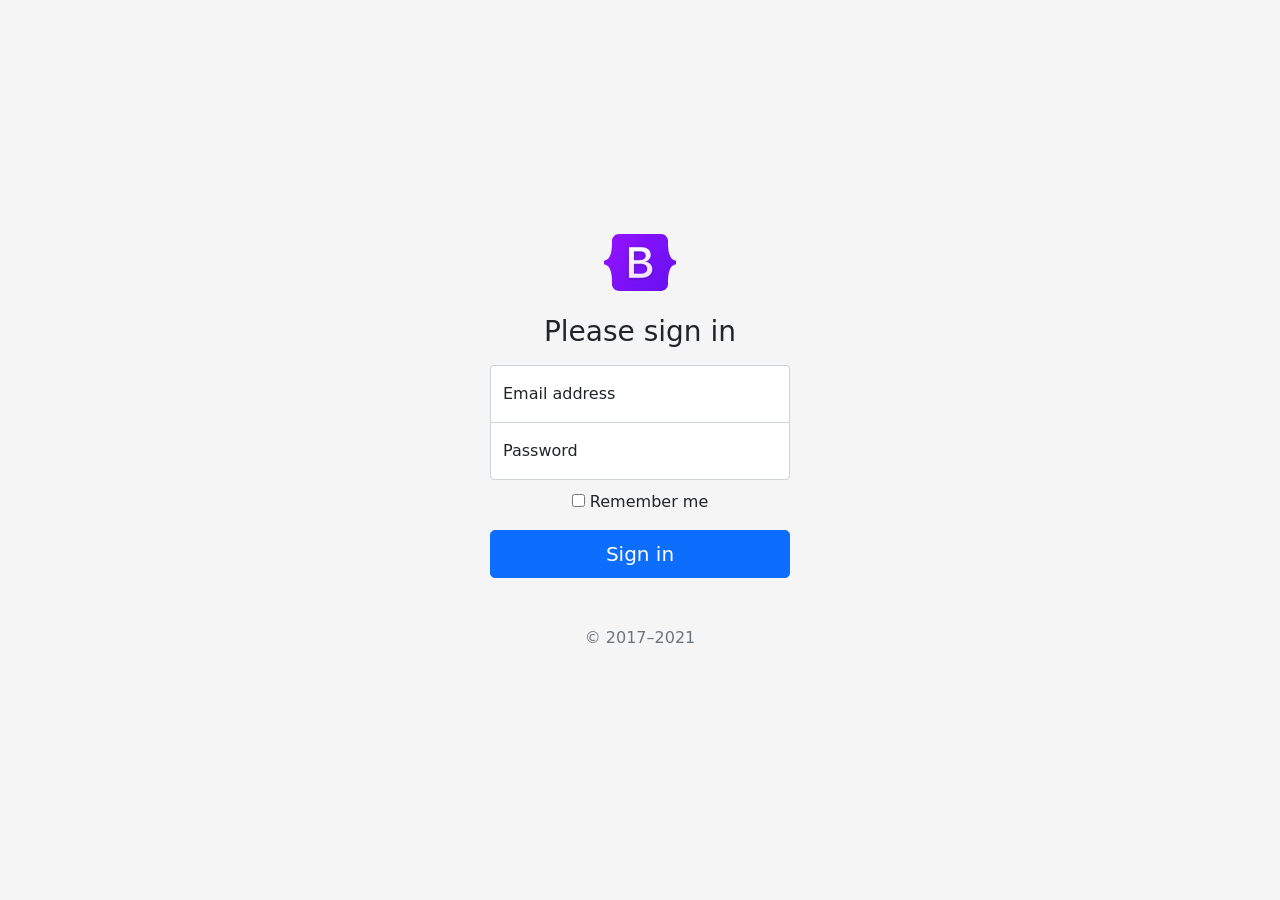
<file: ch02/sign-in/index.html>
<!doctype html>
<html lang="en">
  <head>
    <meta charset="utf-8">
    <meta name="viewport" content="width=device-width, initial-scale=1">
    <meta name="description" content="">
    <meta name="author" content="Mark Otto, Jacob Thornton, and Bootstrap contributors">
    <meta name="generator" content="Hugo 0.84.0">
    <title>Signin Template · Bootstrap v5.0</title>

    <link rel="canonical" href="https://getbootstrap.com/docs/5.0/examples/sign-in/">

    

    <!-- Bootstrap core CSS -->
<link href="../assets/dist/css/bootstrap.min.css" rel="stylesheet">

    <style>
      .bd-placeholder-img {
        font-size: 1.125rem;
        text-anchor: middle;
        -webkit-user-select: none;
        -moz-user-select: none;
        user-select: none;
      }

      @media (min-width: 768px) {
        .bd-placeholder-img-lg {
          font-size: 3.5rem;
        }
      }
    </style>

    
    <!-- Custom styles for this template -->
    <link href="signin.css" rel="stylesheet">
  </head>
  <body class="text-center">
    
<main class="form-signin">
  <form>
    <img class="mb-4" src="../assets/brand/bootstrap-logo.svg" alt="" width="72" height="57">
    <h1 class="h3 mb-3 fw-normal">Please sign in</h1>

    <div class="form-floating">
      <input type="email" class="form-control" id="floatingInput" placeholder="name@example.com">
      <label for="floatingInput">Email address</label>
    </div>
    <div class="form-floating">
      <input type="password" class="form-control" id="floatingPassword" placeholder="Password">
      <label for="floatingPassword">Password</label>
    </div>

    <div class="checkbox mb-3">   
      <label>
        <input type="checkbox" value="remember-me"> Remember me
      </label>
    </div>
    <button class="w-100 btn btn-lg btn-primary" type="submit">Sign in</button>
    <p class="mt-5 mb-3 text-muted">&copy; 2017–2021</p>
  </form>
</main>


    
  </body>
</html>
</file>
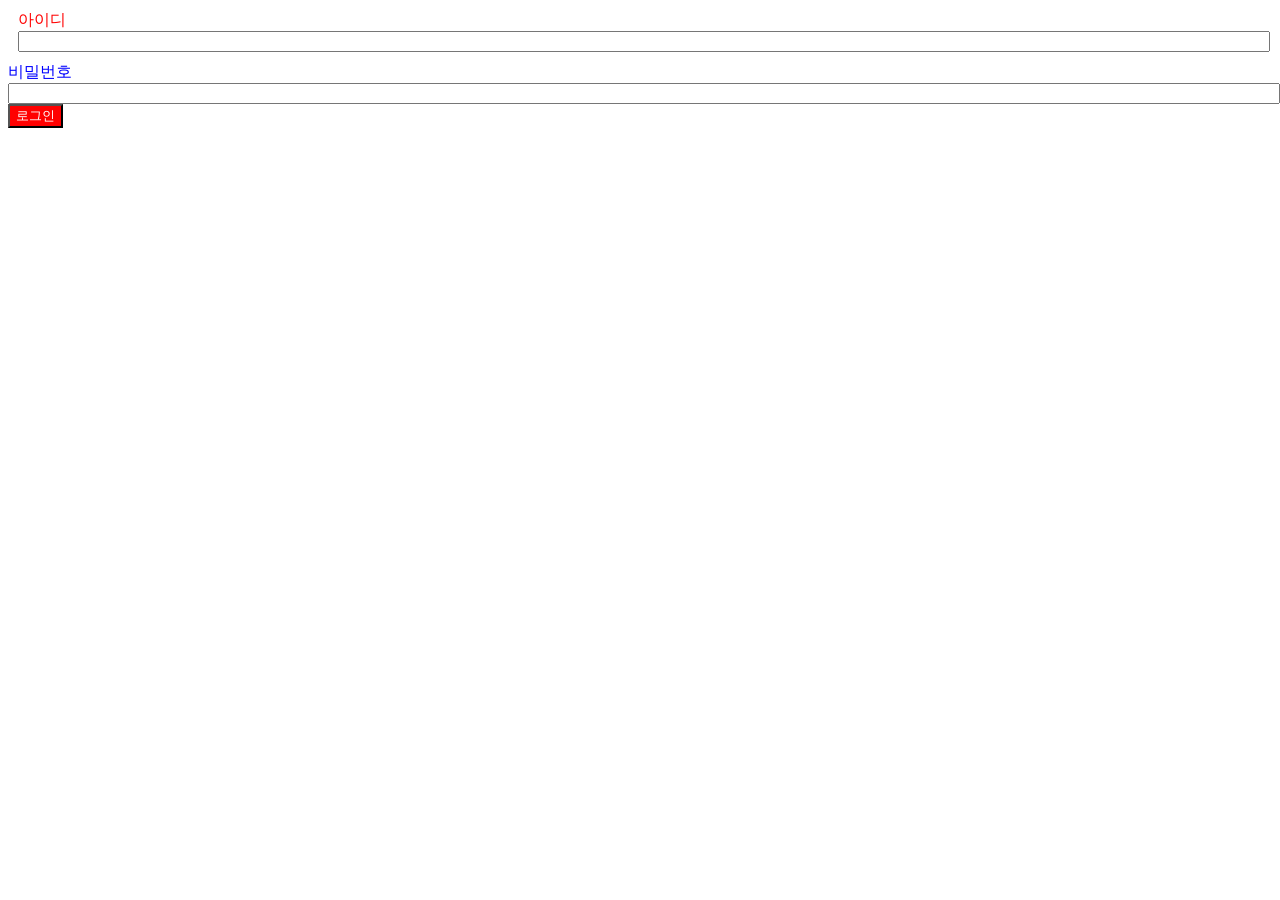
<file: ch02/login.html>
<!doctype html>
    <head>
        <meta charset="utf-8">
        <title>로그인</title>
        <style>
            #divid, #divpw{
                    margin:10px 10px ;
            }
            #lbid{
                color:red;
            }
            #lbpw{
                color:blue;
            }
            input{
                width:100%;
            }
            #login{
                float:left;
                background-color:red;
                color:white;
            }
        </style>

    </head>
    <body>
        <div id="divid">
            <label id="lbid">아이디</label>
            <input type="text"id="userid">


        </div id="divpw">
        <div>
            <label id="lbpw">비밀번호 </label>
            <input type="password" id="password">
        </div>
       <button type="submit" id="login">로그인</button>
    </body>
</html>
</file>
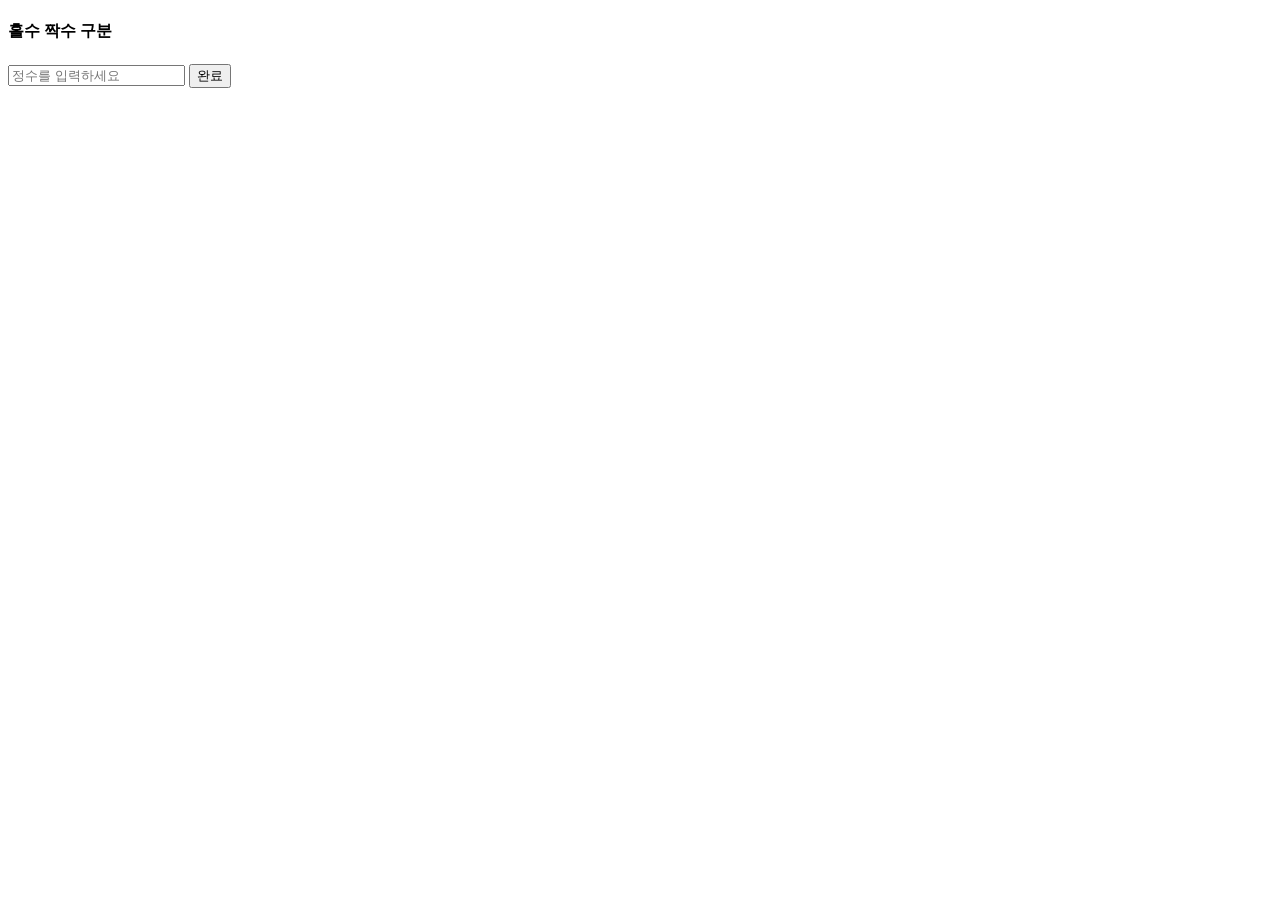
<file: ch05/oddeven.HTML>
<!DOCTYPE html>
<html lang="en">
    <head>
    <meta charset="UTF-8">
    <meta name="viewport" content="width=device-width, initial-scale=1.0">
    <title>출석 구분 </title>
    </head>
    <body>
        <h4>홀수 짝수 구분</h4>
        <input 
            id="input_number"
            type="number"
            placeholder="정수를 입력하세요 "/>
        <button id="btn" type="button">완료</button>
        <div id="result"></div>
    </body>
</html>
<script>
    //버튼이 눌렸을때
    document.getElementById("btn").onclick= function() {
    //input 내값 조회
        const num= document.getElementById("input_number").value;
        
        let result = null;
        if (num % 2 == 0 ){
            result="짝수";
        } else {
            result ="홀수";

        }
        alert(result);
        //  result라는 id를 가진 div 태그 내용을 result로 변경 
        document.getElementById("result").textContent=result;
    };
</script>
</file>
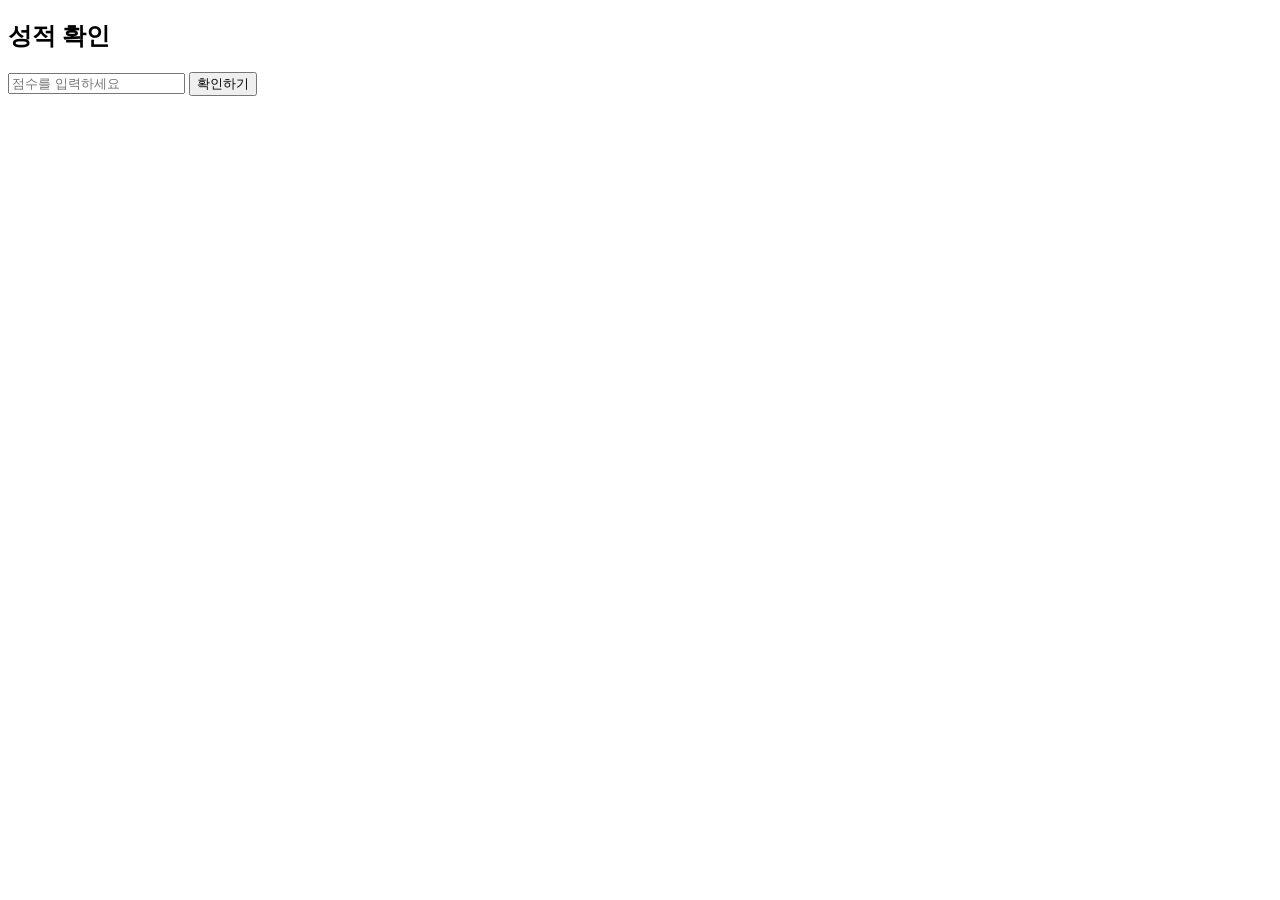
<file: ch05/score swich.html>
<!DOCTYPE html>
<html lang="en">
<head>
    <meta charset="UTF-8">
    <meta name="viewport" content="width=device-width, initial-scale=1.0">
    <title>Document</title>
    <body>
        <h2>성적 확인</h2>
        <input 
            id="input_num"
            type="number"
            placeholder="점수를 입력하세요 "/>
        <button id="btn" type="button">확인하기</button>
        <div id="result"></div>
        </html>
        <script>
            document.getElementById("btn").onclick= function(){
            
                const score= document.getElementById("input_num").value;
                result=null
                if (100<score || score < 0 ) {
                    result="유효하지 않은 값"
                } else {
                    switch(Math.trunc(score/10)){
                        case 10:
                        case 9:
                            result = "A"
                            break;
                        case 8:
                            result="B"
                            break;
                        case 7:
                            result="C"
                            break;
                        case 6:
                            result="D"                        
                            break;
                        default:
                            result="F"
                            break;
                    }
                }
            alert(result);
            document.getElementById("result").textContent=result;
        
        
        
        };
        
        </script>
    </body>
</head>
</file>
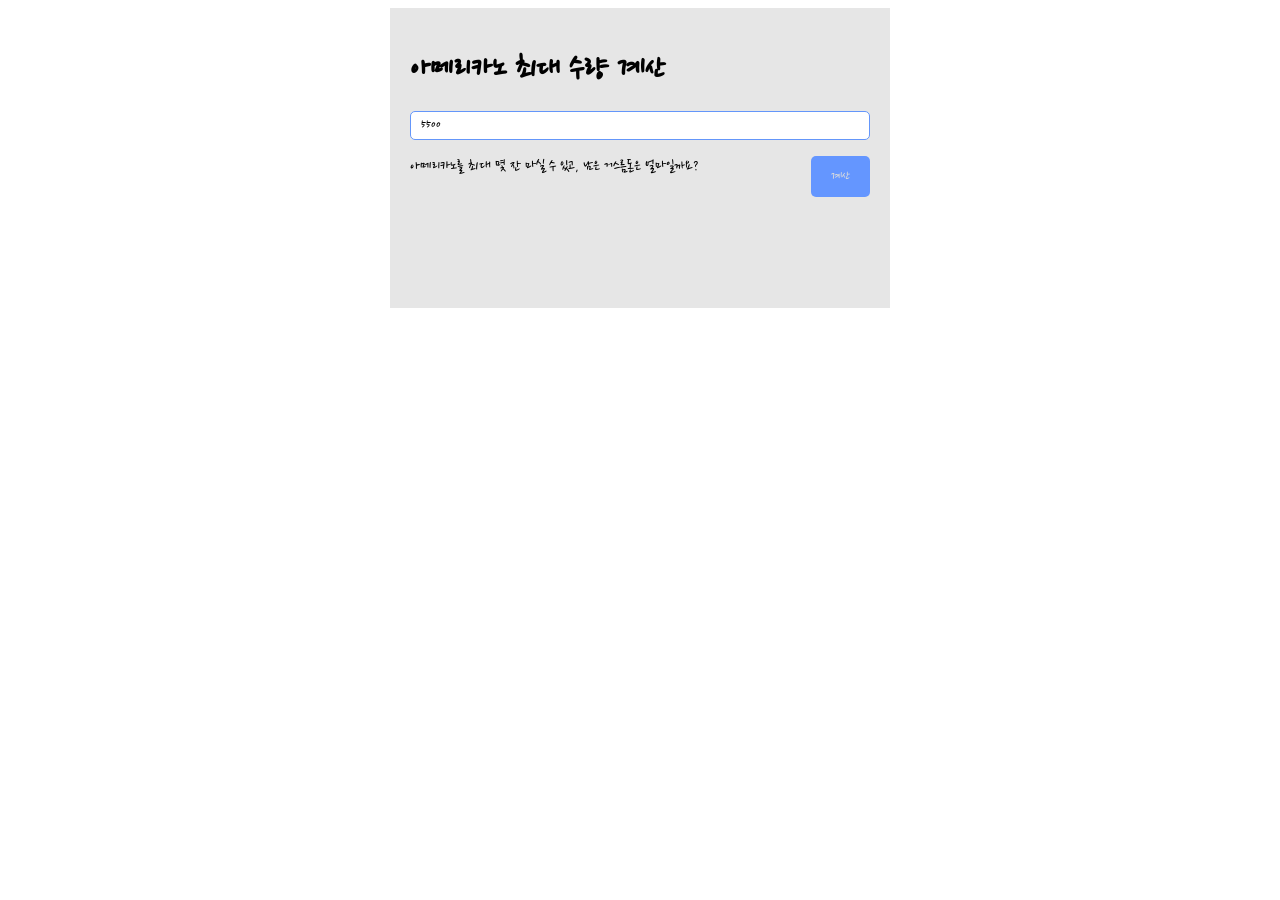
<file: ch06/cooooofffffeeeeeeeee.html>
<!doctype html>
<html lang="en">
    <head>
        <meta charset="UTF-8" />
        <meta name="viewport" content="width=device-width, initial-scale=1.0" />
        <title>Document</title>
        <!-- CDN 사용해 폰트 파일을 로드하기 -->
        <link rel="preconnect" href="https://fonts.googleapis.com" />
        <link rel="preconnect" href="https://fonts.gstatic.com" crossorigin />
        <link
            href="https://fonts.googleapis.com/css2?family=Nanum+Pen+Script&family=Noto+Sans:ital,wght@0,100..900;1,100..900&display=swap"
            rel="stylesheet"
        />
        <style>
            * {
                /* 폰트 설정하기 */
                 font-family: "Nanum Pen Script", "Noto Sans", sans-serif;
                /* 요소의 너비/높이를 계산할 때 순수 콘텐트 박스 영역만 계산할지(content-box), 
                테두리와 안쪽 여백도 포함해 계산할지(border-box) 설정하는 css 속성
                별도 설정하지 않을 경우 기본값은 content-box */
                box-sizing: border-box;
            }
            .main {
                /* 너비는 500px */
                width: 500px;
                /* 높이는 300px */
                height:300px;
                /* 테두리 안쪽 여백은 상하좌우 20px */
                padding:20px;
                /* 테두리 바깥쪽 여백은 상하 0, 좌우는 자동으로 균등하게 배분되도록 (auto) */
                margin:0 auto;
                /* 배경 색상은 rgb(230, 230, 230) */
                background-color: rgb(230, 230, 230) ;
            }
            #price {
                
                /* 너비는 100% */
                width: 100%;
                /* 테두리 두께는 1px, 유형은 실선, 색상은 rgb(100, 150, 255) */
                border: 1px solid rgb(100,150,250);
                /* 테두리 반경은 5px */
                border-radius: 5px;
                /* 해당 input을 클릭해 focus 되었을 때, 외곽선이 없도록 (outline)*/
                outline: none;
                /* 테두리 안쪽 여백은 상하 5px 좌우 10px */
                padding: 5px 10px;
                /* 테두리 바깥쪽 여백을 하단 1rem */
                margin-bottom: 1rem;
                /* rem은 최상단에 정의된 폰트 크기를 기준으로 결정된다. */

                /* 최상단 폰트 크기를 14px로 정의한 경우, 1rem = 14px이 된다. */
            }
            .btn_wrap {
                /* 자신의 부모 컨테이너 기준 오른쪽에 배치되도록 (float 속성)*/
                float:right;
            }
            #btn_calc {
                background-color:rgb(100, 150, 255);;
                /* 배경 색상은 rgb(100, 150, 255); */
                color:rgb(220, 220, 220);
                /* 텍스트 색상은 rgb(220, 220, 220) */
                /* 테두리 없음 */
                border: none;
                /* 해당 id를 가진 요소에 마우스를 가져다대면 커서가 "pointer"로 바뀌도록 */
                cursor: pointer;
                /* border 안쪽 여백은 상하 12px 좌우 20px */
                padding: 12px 20px;
                transition:all ease 10s;
                border-radius: 5px;
            }

            /* :hover는 의사 클래스 선택자 중 하나로, 해당 요소에 마우스를 올렸을 때 CSS를 정의하기 위해 사용된다. */
            #btn_calc:hover {
                /* 배경색은 rgb(130, 180, 255) */
                background-color: rgb(130, 180, 255);
            }
        </style>
    </head>
    <body>
        <div class="main">
            <h1>아메리카노 최대 수량 계산</h1>
            <input type="text" id="price" value="5500" />
            <div class="btn_wrap">
                <button id="btn_calc">계산</button>
            </div>
            <div id="print">
                아메리카노를 최대 몇 잔 마실 수 있고, 남은 거스름돈은
                얼마일까요?
            </div>
        </div>
    </body>
</html>
<script>
    const onCalcBtnClick = function () {
        let money = +document.getElementById("price").value;
        const price = 5500;
        let count = 0; // 살 수 있는 아메리카노 수량
        let change = 0; // 아메리카노를 가능한 많이 사고 남은 거스름돈
        //math.floor()-> 버림
        //math.ceil()->올림
        // math.trunc()->소수부 없애기
        // math.round()->반올림

        count=Math.trunc(money/price)
        change=money%price//거스름돈

        // TODO :: 입력받은 금액을 기준으로 살 수 있는 아메리카노의 수량 구하기
        // TODO :: 입력받은 금액을 기준으로 아메리카노를 최대한 사고 남은 잔돈 구하기

        document.getElementById("print").textContent =
            `아메리카노를 ${count}잔 살 수 있다.. 거스름돈은 ${change}원이다`;
    };
    document.getElementById("btn_calc").onclick = onCalcBtnClick;
</script>
</file>
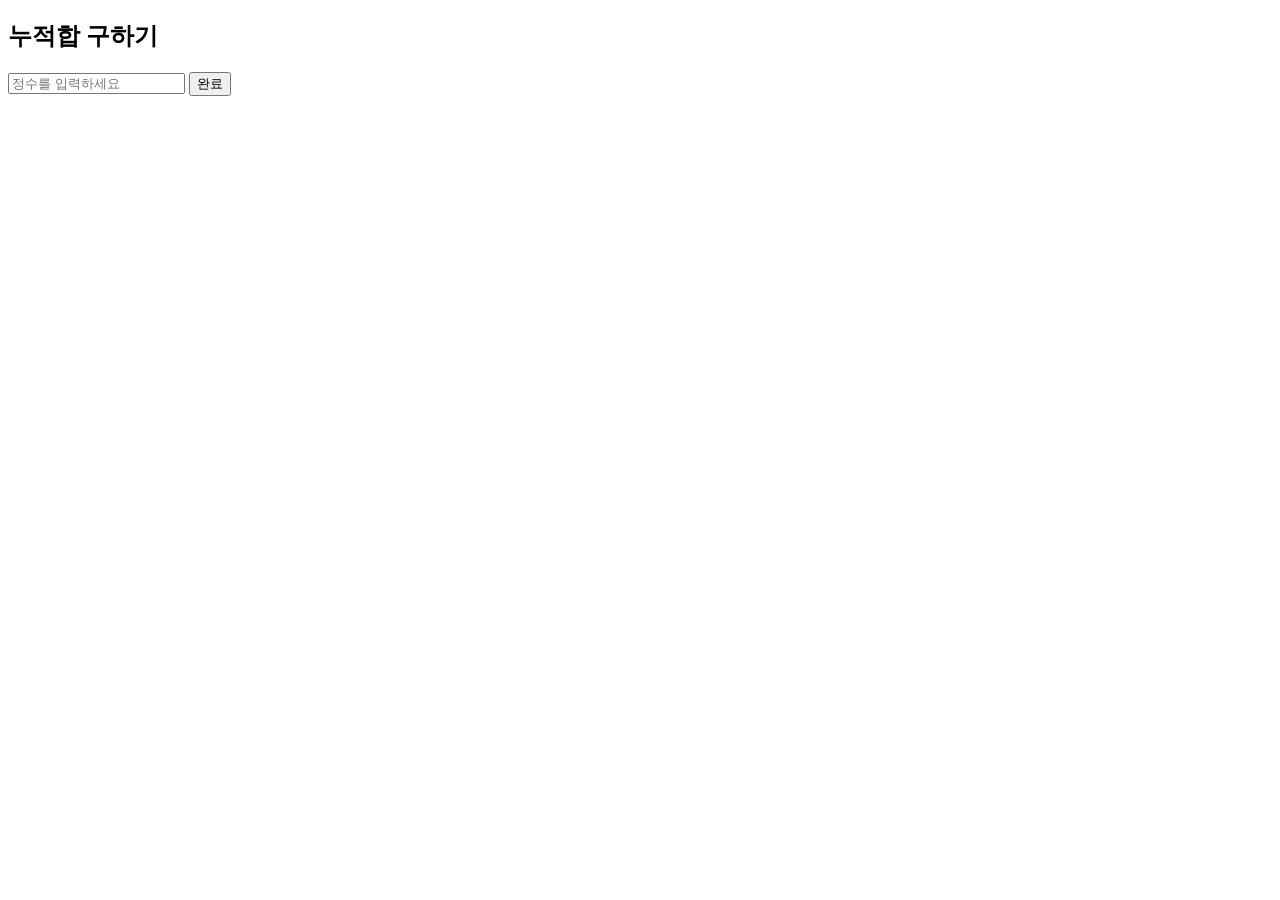
<file: ch06/sum.Html>
<!--html inout통해 n 입력받기-->
<!DOCTYPE html>
<html lang="en">
<head>
    <meta charset="UTF-8">
    <meta name="viewport" content="width=device-width, initial-scale=1.0">
    <title>누적합</title>
</head>
    <body>
        <h2>누적합 구하기</h2>
        <input 
            id="input_number"
            type="number"
            placeholder="정수를 입력하세요 "/>
        <button id="btn" type="button">완료</button>
        <div id="result"></div>
    </body>
</html>
<script>
    //1.버튼이클릭될 시, html input 을 통해 정수 n을 입력받습니다.
    //2. 1~n 까지의 누적합을 반복문을 이용해 계산합니다
    //3.누적합을 문서에 출력합니다
    //버튼에 클릭 이벤트 등록
    document.getElementById("btn").onclick= function() {
    //input 내값 조회
        const num= document.getElementById("input_number").value;
        let result=0;
        //1~num까지의 총합
        for(let i =1; i<= num; i++){
            result += i;
        }
        
        
        //  result라는 id를 가진 div 태그 내용을 result로 변경 
        document.getElementById("result").textContent=result;
    };
</script>
</file>
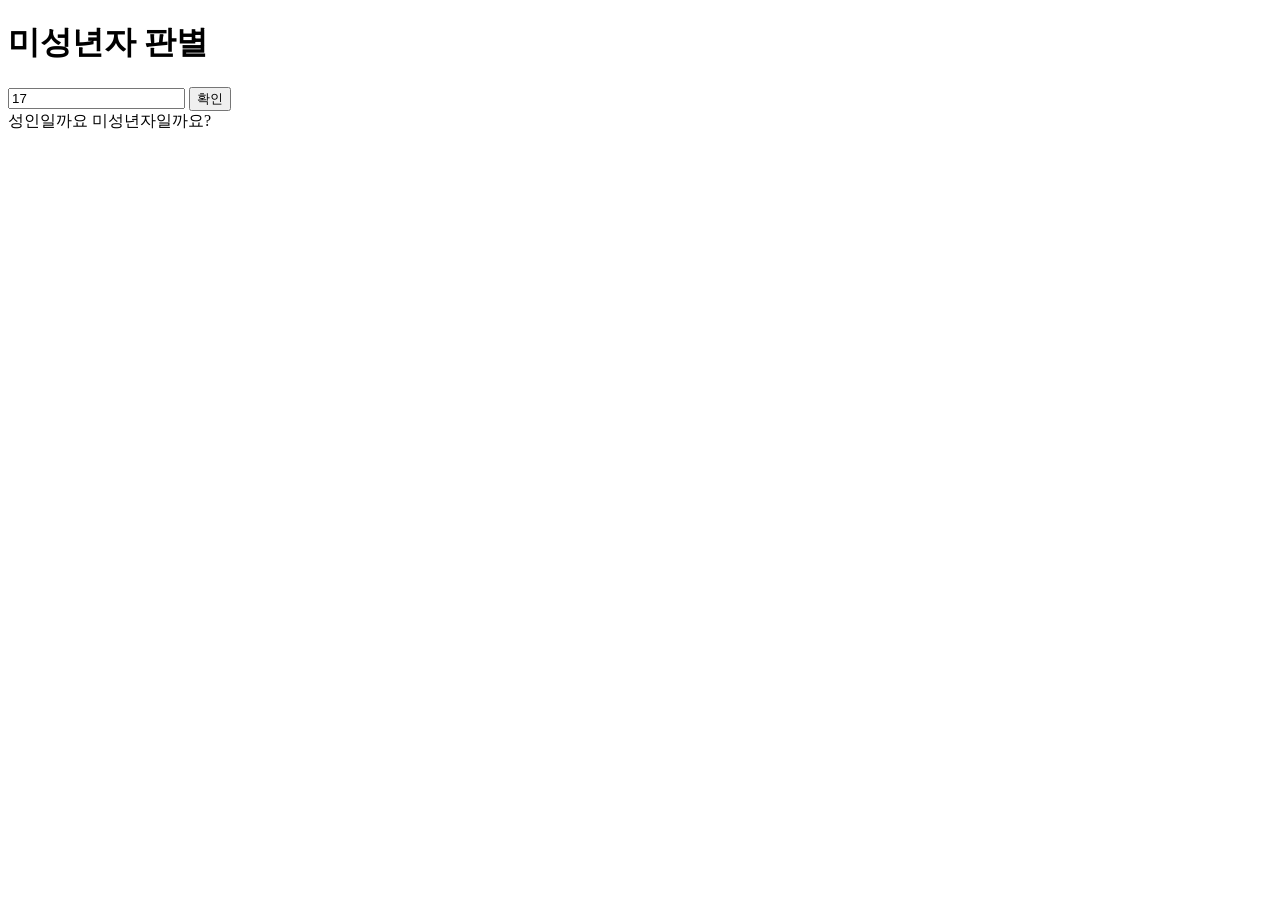
<file: ch07/age.html>
<!DOCTYPE html>
<html lang="en">
<head>
    <meta charset="UTF-8">
    <meta name="viewport" content="width=device-width, initial-scale=1.0">
    <title>미성년자 판별</title>
</head>
    <body>
        <h1>미성년자 판별</h1>
        <input id="input_age" type="number" value="17"/>
        <button id="btn_ok">확인</button>
        <div id="result">성인일까요 미성년자일까요?</div>
    </body>
    <script>
        //1.버튼이 클릭될 시 이벤트 실행
        //1-1. #input_age의 value 조회
        //1-2 해당 나이가 성인인지 미성년자인지 판별
        //1-3 판별 결과를 #result에 반영
        document.getElementById("btn_ok").onclick = function(){
            let age = document.getElementById("input_age").value;
            let result= null;
            if (age>=20){
                result= "성인"
            }else{
                result= "미성년자"
            }
            document.getElementById("result").textContent= result+"입니다.";
            
        }
    </script>
</html>
</file>
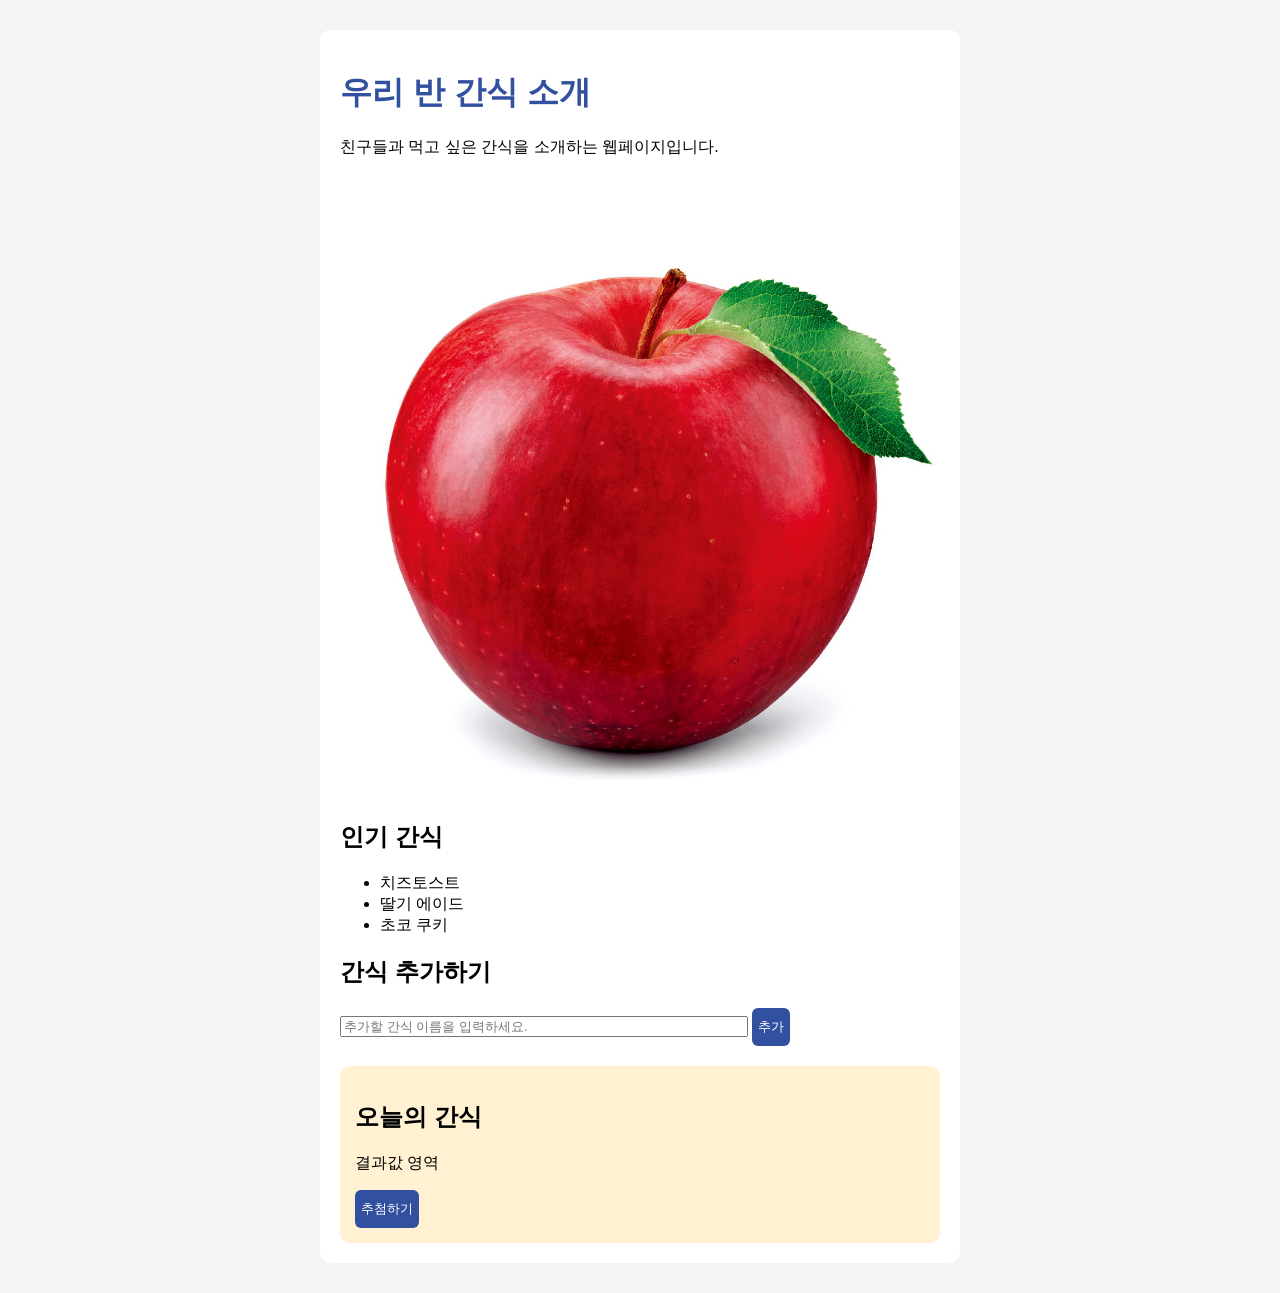
<file: ch08/random.html>
<!DOCTYPE html>
<html lang="en">
<head>
    <meta charset="UTF-8">
    <meta name="viewport" content="width=device-width, initial-scale=1.0">
    <title>Document</title>
    <link href="./randomsnack.css" rel="stylesheet"/>
    </head>
</head>
<body>
    <div class="wrap">
        <h1>우리 반 간식 소개</h1>
        <p>친구들과 먹고 싶은 간식을 소개하는 웹페이지입니다.</p>
        <!--./--현재폴더-->
        <!--../--현재폴더 기준 상위 폴더-->
        <!--/->프로젝트 최상위 폴더-->
        <img src="사과.jpg" alt="사과입니다">
        <div class="menu_list">
            <h2>인기 간식</h2>
            <ul id="menu_list">
            </ul>
            <div class="menu_box">
            <h2>간식 추가하기</h2>
                <input
                    id="input_snack"
                    type="text"
                     placeholder="추가할 간식 이름을 입력하세요.">
                <button id="btn_add">추가</button>
            </div>
            <div class="event_box">
                <h2>오늘의 간식</h2>
                <p id="event_result">결과값 영역</p>
                <button id="btn_event">추첨하기</button>
            </div>
        </div>
    </div>
    <script src="./randomsnacks.js"></script>
</body>
</html>
</file>
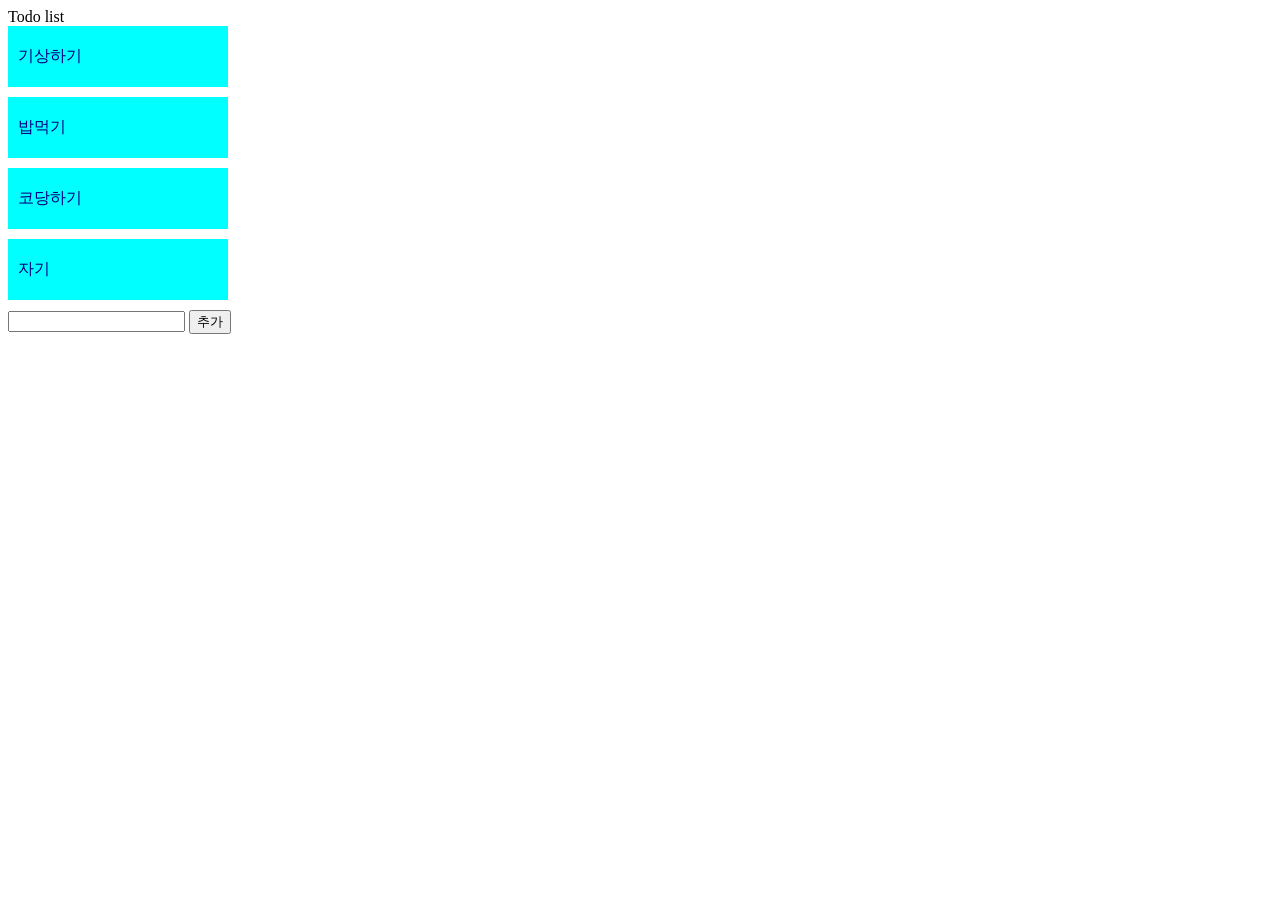
<file: ch08/새애리스트.html>
<!DOCTYPE html>
<html lang="en">
<head>
    <meta charset="UTF-8">
    <meta name="viewport" content="width=device-width, initial-scale=1.0">
    <title>Todo list✅</title>
    <style>
        .todo_wrap ul{
            margin:0;
            padding:0;
        }
        .todo_wrap li{
            width:200px;
            list-style: none;
            padding: 20px 10px ;
            background-color: aqua;
            color: navy;
            margin-bottom: 10px;
            cursor: pointer;
            transition: all ease 0.5s;
        }

        .todo_wrap li:hover{
            background-color: rgb(red, green, blue);
            scale: 1.08;
        }
    </style>
</head>
    <body>
    <div class="title_wrap">
        <span id="title">Todo list</span>
    </div>
    <div class="todo_wrap">
        <!--unordered list-->
        <!--ordered list-->
        <!--description list-->
        
        <ul id="todo_list">
            <!--리스트아이템 영어로-->
            <li>기상하기</li>
            <li>밥먹기</li>
            <li>코당하기</li>
            <li>자기</li>
        </ul>
    </div>
    <input id="input_todo_title" type="text"/>
    <button id="btn_add_todo_item">추가</button>
    
    </body>
    <script>
        document.getElementById("btn_add_todo_item").onclick=function(){
            const title = document.getElementById("input_todo_title").value;
            const item=`<li>${title}</li>`;
            let list = document.getElementById("todo_list");
            list.innerHTML += item;
        };
    </script>
</html>
</file>
<file: ch02/sign-in/signin.css>
html,
body {
  height: 100%;
}

body {
  display: flex;
  align-items: center;
  padding-top: 40px;
  padding-bottom: 40px;
  background-color: #f5f5f5;
}

.form-signin {
  width: 100%;
  max-width: 330px;
  padding: 15px;
  margin: auto;
}

.form-signin .checkbox {
  font-weight: 400;
}

.form-signin .form-floating:focus-within {
  z-index: 2;
}

.form-signin input[type="email"] {
  margin-bottom: -1px;
  border-bottom-right-radius: 0;
  border-bottom-left-radius: 0;
}

.form-signin input[type="password"] {
  margin-bottom: 10px;
  border-top-left-radius: 0;
  border-top-right-radius: 0;
}
</file>
<file: ch08/randomsnack.css>
.menu_box{
            margin-bottom: 8px;
        }
    body{
            background-color:rgb(245,245,245);
            font-family: "noto sans KR",sans-serif;
        }
    h1{
        color: rgb(50, 80, 160)
    }
    .wrap{
        width: 600px;
        margin: 30px auto;
        padding: 20px;
        background-color: white;
        border-radius: 10px;
    }

    img {
        width: 100%;
    }
    .event_box{
        margin-top: 20px;
        padding: 15px;
        background-color: rgb(255,241,210);
        border-radius: 10px ;

    }
    input{
        width:400px;

    }
    button{
        height:38px;
        background-color: rgb(50, 80, 160);
        color:white;
        border: none;
        border-radius: 6px;
        cursor: pointer
    }
    button:hover{
        background-color: rgb(255, 120, 120);
    }
</file>
